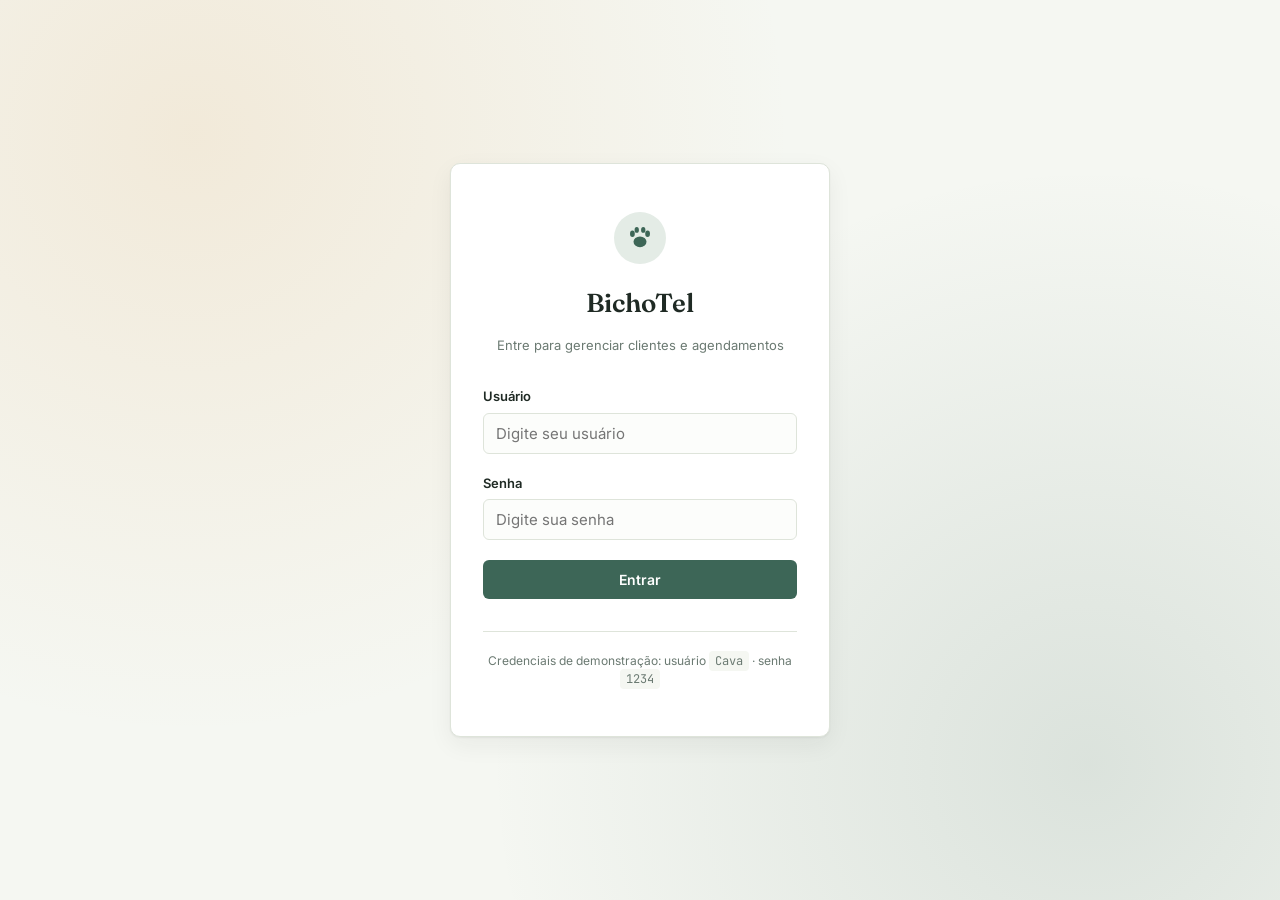
<file: src/main/resources/static/index.html>
<!DOCTYPE html>
<html lang="pt-br">
<head>
  <meta charset="UTF-8">
  <meta http-equiv="refresh" content="0; url=login.html">
  <title>BichoTel</title>
</head>
<body>
  <p>Redirecionando para <a href="login.html">login.html</a>...</p>
</body>
</html>
</file>
<file: src/main/resources/static/css/style.css>
/* =========================================================
   BichoTel — style.css
   Base compartilhada: tokens, reset, layout, componentes
   ========================================================= */

:root {
  /* cores */
  --color-ink: #1F2A24;
  --color-bg: #F5F7F2;
  --color-surface: #FFFFFF;
  --color-primary: #3D6657;
  --color-primary-dark: #2A473D;
  --color-primary-soft: #E4ECE6;
  --color-accent: #E0A458;
  --color-accent-soft: #FBEEDA;
  --color-error: #B54A3F;
  --color-error-soft: #F6E4E1;
  --color-border: #DEE4DA;
  --color-muted: #6B7A72;

  /* tipografia */
  --font-display: 'Fraunces', Georgia, serif;
  --font-body: 'Inter', -apple-system, Segoe UI, sans-serif;
  --font-mono: 'JetBrains Mono', 'Courier New', monospace;

  /* espaçamento */
  --space-xs: 6px;
  --space-sm: 12px;
  --space-md: 20px;
  --space-lg: 32px;
  --space-xl: 48px;

  --radius: 10px;
  --radius-sm: 6px;
  --shadow-card: 0 1px 2px rgba(31, 42, 36, 0.06), 0 8px 24px rgba(31, 42, 36, 0.06);
  --sidebar-w: 216px;
}

* { box-sizing: border-box; }

html, body {
  margin: 0;
  padding: 0;
  background: var(--color-bg);
  color: var(--color-ink);
  font-family: var(--font-body);
  font-size: 15px;
  line-height: 1.5;
}

h1, h2, h3 {
  font-family: var(--font-display);
  font-weight: 600;
  margin: 0;
  color: var(--color-ink);
}

a { color: inherit; }

button, input, select, textarea { font-family: inherit; font-size: inherit; }

/* focus visível, acessibilidade */
a:focus-visible,
button:focus-visible,
input:focus-visible,
select:focus-visible,
textarea:focus-visible {
  outline: 2px solid var(--color-primary);
  outline-offset: 2px;
}

@media (prefers-reduced-motion: reduce) {
  * { animation-duration: 0.001ms !important; transition-duration: 0.001ms !important; }
}

/* =========================================================
   Ícone pata (elemento assinatura, uso comedido)
   ========================================================= */
.paw {
  display: inline-block;
  width: 1em;
  height: 1em;
  flex-shrink: 0;
}

/* =========================================================
   Layout com sidebar
   ========================================================= */
.app-shell {
  display: flex;
  min-height: 100vh;
}

.sidebar {
  width: var(--sidebar-w);
  flex-shrink: 0;
  background: var(--color-primary-dark);
  color: #EFF4F0;
  display: flex;
  flex-direction: column;
  padding: var(--space-lg) var(--space-md);
  position: fixed;
  top: 0;
  left: 0;
  bottom: 0;
}

.sidebar__brand {
  display: flex;
  align-items: center;
  gap: var(--space-sm);
  margin-bottom: var(--space-xl);
}

.sidebar__brand .paw { width: 26px; height: 26px; color: var(--color-accent); }

.sidebar__brand-name {
  font-family: var(--font-display);
  font-size: 20px;
  font-weight: 600;
  letter-spacing: 0.01em;
}

.sidebar__nav {
  display: flex;
  flex-direction: column;
  gap: 4px;
  flex: 1;
}

.sidebar__link {
  display: flex;
  align-items: center;
  gap: var(--space-sm);
  padding: 10px 12px;
  border-radius: var(--radius-sm);
  color: #CBDACF;
  text-decoration: none;
  font-size: 14px;
  transition: background 0.15s ease, color 0.15s ease;
}

.sidebar__link:hover { background: rgba(255,255,255,0.06); color: #FFFFFF; }

.sidebar__link.is-active {
  background: var(--color-accent);
  color: var(--color-primary-dark);
  font-weight: 600;
}

.sidebar__link.is-active .paw { color: var(--color-primary-dark); }

.sidebar__footer {
  border-top: 1px solid rgba(255,255,255,0.12);
  padding-top: var(--space-md);
  margin-top: var(--space-md);
}

.sidebar__user {
  font-size: 13px;
  color: #A9BDAE;
  margin-bottom: var(--space-sm);
}

.link-sair {
  background: none;
  border: none;
  color: #E7B693;
  font-size: 13px;
  cursor: pointer;
  padding: 0;
  text-decoration: underline;
  text-underline-offset: 2px;
}

.main {
  margin-left: var(--sidebar-w);
  flex: 1;
  min-width: 0;
}

.topbar {
  background: var(--color-surface);
  border-bottom: 1px solid var(--color-border);
  padding: var(--space-md) var(--space-xl);
  display: flex;
  align-items: center;
  justify-content: space-between;
  gap: var(--space-md);
  flex-wrap: wrap;
}

.topbar__eyebrow {
  font-family: var(--font-mono);
  font-size: 11px;
  letter-spacing: 0.08em;
  text-transform: uppercase;
  color: var(--color-muted);
  margin-bottom: 2px;
  display: block;
}

.topbar h1 { font-size: 24px; }

.content { padding: var(--space-xl); max-width: 1180px; }

/* =========================================================
   Botões
   ========================================================= */
.btn {
  display: inline-flex;
  align-items: center;
  gap: 8px;
  border-radius: var(--radius-sm);
  padding: 10px 18px;
  font-size: 14px;
  font-weight: 600;
  border: 1px solid transparent;
  cursor: pointer;
  text-decoration: none;
  transition: transform 0.08s ease, box-shadow 0.15s ease, background 0.15s ease;
}

.btn:active { transform: translateY(1px); }

.btn-primary { background: var(--color-primary); color: #FFFFFF; }
.btn-primary:hover { background: var(--color-primary-dark); }

.btn-ghost {
  background: transparent;
  color: var(--color-ink);
  border-color: var(--color-border);
}
.btn-ghost:hover { background: var(--color-primary-soft); }

.btn-danger-text {
  background: none;
  border: none;
  color: var(--color-error);
  font-weight: 600;
  cursor: pointer;
  padding: 4px 6px;
}

.btn-block { width: 100%; justify-content: center; }

/* =========================================================
   Cartões / painéis
   ========================================================= */
.card {
  background: var(--color-surface);
  border: 1px solid var(--color-border);
  border-radius: var(--radius);
  box-shadow: var(--shadow-card);
}

/* =========================================================
   Formulários
   ========================================================= */
.field { margin-bottom: var(--space-md); }

.field label {
  display: block;
  font-size: 13px;
  font-weight: 600;
  margin-bottom: 6px;
  color: var(--color-ink);
}

.field .hint {
  display: block;
  font-size: 12px;
  color: var(--color-muted);
  margin-top: 4px;
}

.field input,
.field select,
.field textarea {
  width: 100%;
  padding: 10px 12px;
  border: 1px solid var(--color-border);
  border-radius: var(--radius-sm);
  background: #FCFDFB;
  color: var(--color-ink);
}

.field input:focus,
.field select:focus,
.field textarea:focus {
  border-color: var(--color-primary);
  background: #FFFFFF;
}

.field.has-error input,
.field.has-error select,
.field.has-error textarea {
  border-color: var(--color-error);
  background: var(--color-error-soft);
}

.field .error-msg {
  display: none;
  font-size: 12px;
  color: var(--color-error);
  margin-top: 5px;
  font-weight: 600;
}

.field.has-error .error-msg { display: block; }

.field-row {
  display: grid;
  grid-template-columns: 1fr 1fr;
  gap: var(--space-md);
}

/* =========================================================
   Tabela
   ========================================================= */
.table-wrap {
  overflow-x: auto;
}

table.data-table {
  width: 100%;
  border-collapse: collapse;
  font-size: 14px;
}

.data-table thead th {
  text-align: left;
  font-size: 11px;
  letter-spacing: 0.06em;
  text-transform: uppercase;
  color: var(--color-muted);
  padding: 12px 16px;
  border-bottom: 1px solid var(--color-border);
  background: #FAFBF8;
}

.data-table tbody td {
  padding: 14px 16px;
  border-bottom: 1px solid var(--color-border);
  vertical-align: middle;
}

.data-table tbody tr:last-child td { border-bottom: none; }
.data-table tbody tr:hover { background: var(--color-primary-soft); }

.data-table .col-actions { text-align: right; white-space: nowrap; }

.empty-state {
  padding: var(--space-xl);
  text-align: center;
  color: var(--color-muted);
}

.empty-state .paw { width: 30px; height: 30px; color: var(--color-border); margin-bottom: var(--space-sm); }

/* =========================================================
   Badges de status
   ========================================================= */
.badge {
  display: inline-flex;
  align-items: center;
  gap: 6px;
  font-size: 12px;
  font-weight: 600;
  padding: 4px 10px;
  border-radius: 999px;
}

.badge-agendado { background: var(--color-accent-soft); color: #8A5A1E; }
.badge-concluido { background: var(--color-primary-soft); color: var(--color-primary-dark); }

/* =========================================================
   Toolbar (busca / filtros)
   ========================================================= */
.toolbar {
  display: flex;
  gap: var(--space-sm);
  align-items: center;
  margin-bottom: var(--space-md);
  flex-wrap: wrap;
}

.toolbar input[type="search"] {
  padding: 9px 14px;
  border: 1px solid var(--color-border);
  border-radius: 999px;
  min-width: 260px;
  background: var(--color-surface);
}

.filter-pill {
  border: 1px solid var(--color-border);
  background: var(--color-surface);
  padding: 8px 14px;
  border-radius: 999px;
  font-size: 13px;
  cursor: pointer;
  color: var(--color-muted);
}

.filter-pill.is-active {
  background: var(--color-primary);
  border-color: var(--color-primary);
  color: #FFFFFF;
}

/* =========================================================
   Modal
   ========================================================= */
.modal-overlay {
  position: fixed;
  inset: 0;
  background: rgba(31, 42, 36, 0.45);
  display: none;
  align-items: flex-start;
  justify-content: center;
  padding: 60px 20px;
  z-index: 50;
}

.modal-overlay.is-open { display: flex; }

.modal {
  background: var(--color-surface);
  border-radius: var(--radius);
  width: 100%;
  max-width: 560px;
  padding: var(--space-lg);
  box-shadow: 0 20px 60px rgba(0,0,0,0.25);
}

.modal__header {
  display: flex;
  justify-content: space-between;
  align-items: flex-start;
  margin-bottom: var(--space-md);
}

.modal__close {
  background: none;
  border: none;
  font-size: 20px;
  cursor: pointer;
  color: var(--color-muted);
  line-height: 1;
}

.modal__actions {
  display: flex;
  gap: var(--space-sm);
  justify-content: flex-end;
  margin-top: var(--space-lg);
}

/* =========================================================
   Toast (feedback dinâmico)
   ========================================================= */
.toast {
  position: fixed;
  bottom: 24px;
  right: 24px;
  background: var(--color-primary-dark);
  color: #FFFFFF;
  padding: 12px 18px;
  border-radius: var(--radius-sm);
  font-size: 14px;
  box-shadow: 0 10px 30px rgba(0,0,0,0.25);
  opacity: 0;
  transform: translateY(8px);
  transition: opacity 0.2s ease, transform 0.2s ease;
  pointer-events: none;
  z-index: 100;
}

.toast.is-visible { opacity: 1; transform: translateY(0); }

/* =========================================================
   Responsivo
   ========================================================= */
@media (max-width: 860px) {
  .sidebar {
    position: static;
    width: 100%;
    flex-direction: row;
    align-items: center;
    padding: var(--space-sm) var(--space-md);
  }
  .sidebar__brand { margin-bottom: 0; }
  .sidebar__nav { flex-direction: row; }
  .sidebar__footer { display: none; }
  .app-shell { flex-direction: column; }
  .main { margin-left: 0; }
  .content { padding: var(--space-md); }
  .field-row { grid-template-columns: 1fr; }
}
</file>
<file: src/main/resources/static/css/login.css>
/* =========================================================
   BichoTel — login.css
   Estilo específico da tela de login
   ========================================================= */

body.login-page {
  min-height: 100vh;
  display: flex;
  align-items: center;
  justify-content: center;
  background:
    radial-gradient(circle at 15% 15%, rgba(224, 164, 88, 0.16), transparent 45%),
    radial-gradient(circle at 85% 85%, rgba(61, 102, 87, 0.14), transparent 45%),
    var(--color-bg);
  padding: var(--space-md);
}

.login-card {
  width: 100%;
  max-width: 380px;
  padding: var(--space-xl) var(--space-lg);
  text-align: center;
}

.login-card__mark {
  width: 52px;
  height: 52px;
  border-radius: 50%;
  background: var(--color-primary-soft);
  color: var(--color-primary);
  display: flex;
  align-items: center;
  justify-content: center;
  margin: 0 auto var(--space-md);
}

.login-card__mark .paw { width: 26px; height: 26px; }

.login-card h1 {
  font-size: 26px;
  margin-bottom: 4px;
}

.login-card__subtitle {
  color: var(--color-muted);
  font-size: 13px;
  margin-bottom: var(--space-lg);
}

.login-form .field { text-align: left; }

.login-alert {
  display: none;
  background: var(--color-error-soft);
  color: var(--color-error);
  border: 1px solid rgba(181, 74, 63, 0.25);
  border-radius: var(--radius-sm);
  padding: 10px 12px;
  font-size: 13px;
  font-weight: 600;
  margin-bottom: var(--space-md);
  text-align: left;
}

.login-alert.is-visible { display: block; }

.login-demo {
  margin-top: var(--space-lg);
  padding-top: var(--space-md);
  border-top: 1px solid var(--color-border);
  font-size: 12px;
  color: var(--color-muted);
}

.login-demo code {
  font-family: var(--font-mono);
  background: var(--color-bg);
  padding: 2px 6px;
  border-radius: 4px;
}
</file>
